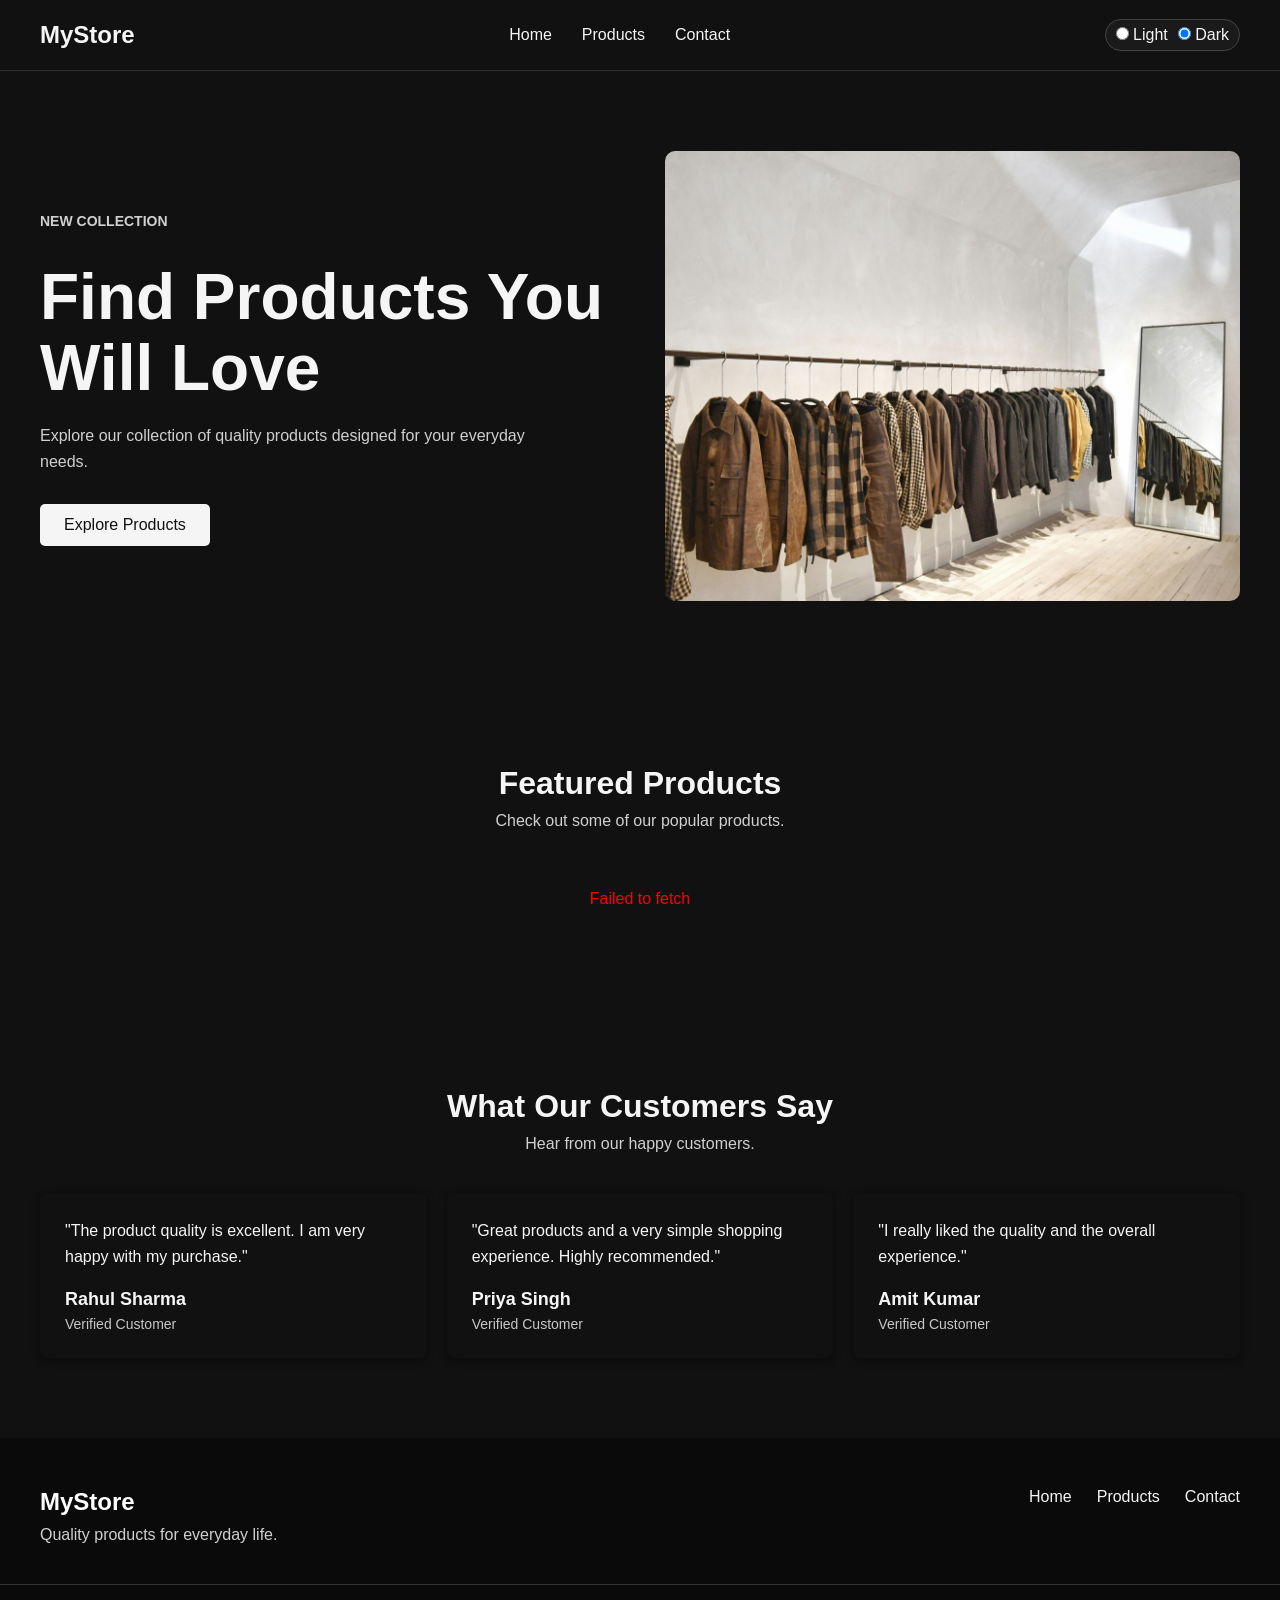
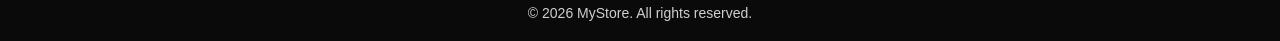
<file: index.html>
<!DOCTYPE html>
<html lang="en">

<head>

    <meta charset="UTF-8">

    <meta name="viewport" content="width=device-width, initial-scale=1.0">

    <meta name="description" content="Discover quality products at MyStore.">

    <title>MyStore | Home</title>


    <link rel="stylesheet" href="./styles/home.css">
    <link rel="stylesheet" href="./styles/common.css">



</head>


<body>


    <div id="navbar-container"></div>


    <main>

        <section class="hero">

            <div class="container hero-content">

                <div class="hero-text">

                    <p class="hero-label">
                        NEW COLLECTION
                    </p>

                    <h1>
                        Find Products
                        You Will Love
                    </h1>

                    <p>
                        Explore our collection of
                        quality products designed
                        for your everyday needs.
                    </p>

                    <a href="products.html" class="hero-button">
                        Explore Products
                    </a>

                </div>


                <div class="hero-image">

                    <img src="./assets/images/hero.jpg" alt="Featured products" loading="lazy">

                </div>

            </div>

        </section>



        <section class="showcase">

            <div class="container">

                <div class="section-heading">

                    <h2>
                        Featured Products
                    </h2>

                    <p>
                        Check out some of our
                        popular products.
                    </p>

                </div>




                <div id="featured-products" class="product-grid" aria-live="polite"></div>

                <div id="loading" class="loading" role="status" aria-live="polite">
                    Loading products...
                </div>


                <div id="error" class="error" role="alert"></div>




            </div>

        </section>




        <section class="testimonials">

            <div class="container">

                <div class="section-heading">

                    <h2>
                        What Our Customers Say
                    </h2>

                    <p>
                        Hear from our happy customers.
                    </p>

                </div>


                <div class="testimonial-grid">


                    <article class="testimonial-card">

                        <p class="testimonial-text">
                            "The product quality is
                            excellent. I am very happy
                            with my purchase."
                        </p>

                        <h3>
                            Rahul Sharma
                        </h3>

                        <span>
                            Verified Customer
                        </span>

                    </article>


                    <article class="testimonial-card">

                        <p class="testimonial-text">
                            "Great products and a very
                            simple shopping experience.
                            Highly recommended."
                        </p>

                        <h3>
                            Priya Singh
                        </h3>

                        <span>
                            Verified Customer
                        </span>

                    </article>


                    <article class="testimonial-card">

                        <p class="testimonial-text">
                            "I really liked the quality
                            and the overall experience."
                        </p>

                        <h3>
                            Amit Kumar
                        </h3>

                        <span>
                            Verified Customer
                        </span>

                    </article>


                </div>

            </div>

        </section>

    </main>



    <div id="footer-container"></div>



    <script type="module" src="./scripts/pages/home.js"></script>

</body>

</html>
</file>
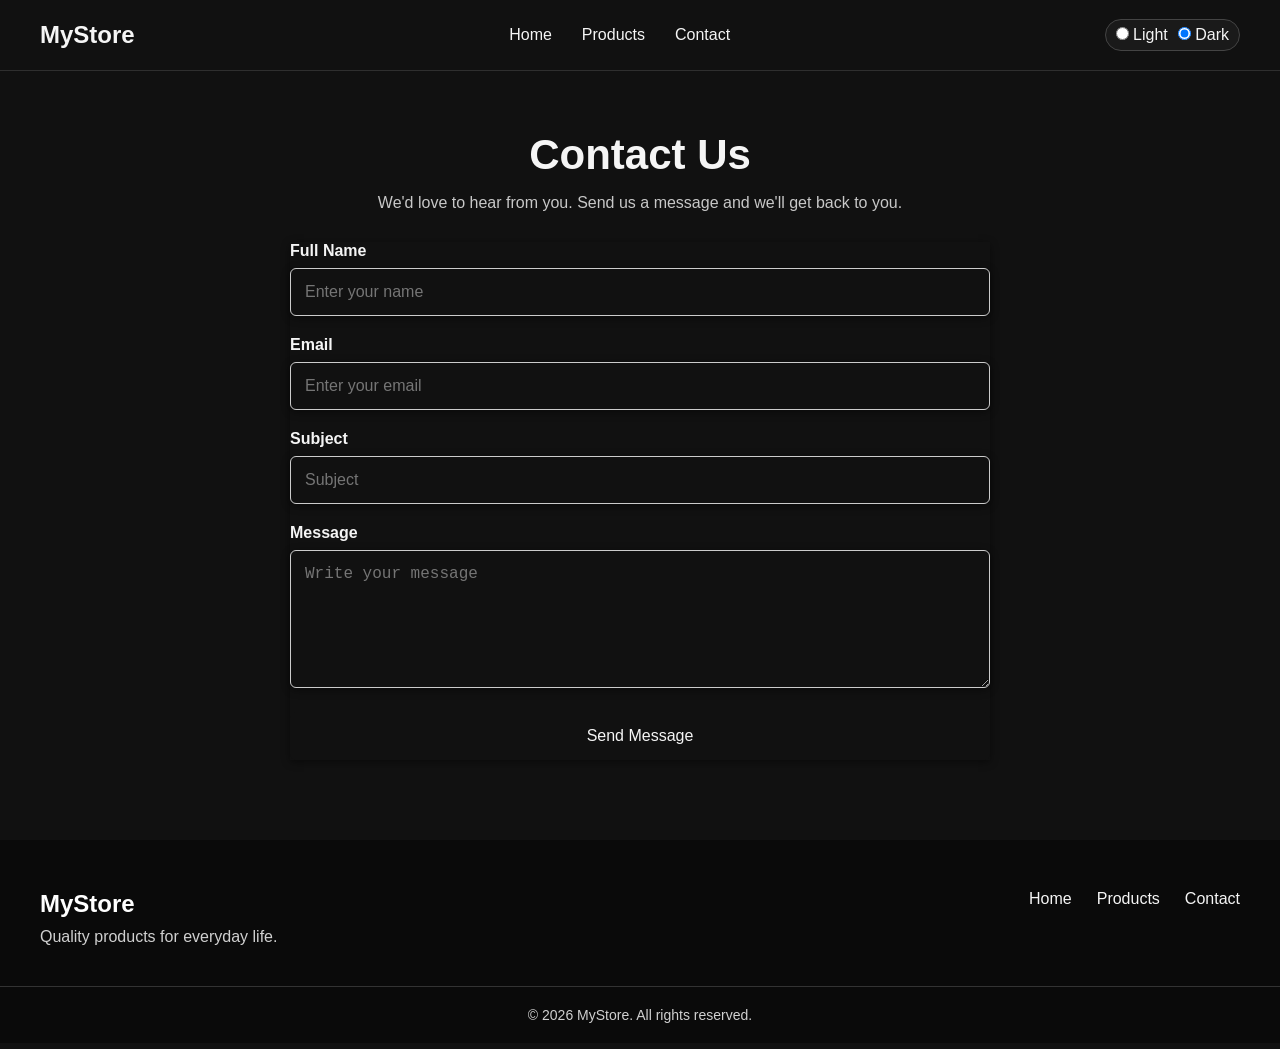
<file: htmlPages/contact.html>
<!DOCTYPE html>
<html lang="en">

<head>
    <meta charset="UTF-8">
    <meta
        name="viewport"
        content="width=device-width, initial-scale=1.0"
    >

    <title>Contact Us</title>

    <link rel="stylesheet" href="../styles/common.css">
    <link rel="stylesheet" href="../styles/contact.css">
</head>

<body>

    <div id="navbar-container"></div>

    <main class="container">

        <section class="contact-header">

            <h1>Contact Us</h1>

            <p>
                We'd love to hear from you.
                Send us a message and we'll get back to you.
            </p>

        </section>

        <section class="contact-section">

            <form id="contact-form">

                <div class="form-group">

                    <label for="name">
                        Full Name
                    </label>

                    <input
                        type="text"
                        id="name"
                        placeholder="Enter your name"
                    >

                    <small class="error" id="name-error"></small>

                </div>


                <div class="form-group">

                    <label for="email">
                        Email
                    </label>

                    <input
                        type="email"
                        id="email"
                        placeholder="Enter your email"
                    >

                    <small class="error" id="email-error"></small>

                </div>


                <div class="form-group">

                    <label for="subject">
                        Subject
                    </label>

                    <input
                        type="text"
                        id="subject"
                        placeholder="Subject"
                    >

                    <small class="error" id="subject-error"></small>

                </div>


                <div class="form-group">

                    <label for="message">
                        Message
                    </label>

                    <textarea
                        id="message"
                        rows="6"
                        placeholder="Write your message"
                    ></textarea>

                    <small class="error" id="message-error"></small>

                </div>


                <button type="submit">
                    Send Message
                </button>

            </form>

        </section>

    </main>

    <div id="footer-container"></div>

    <script
        type="module"
        src="../scripts/pages/contact.js"
    ></script>

</body>

</html>
</file>
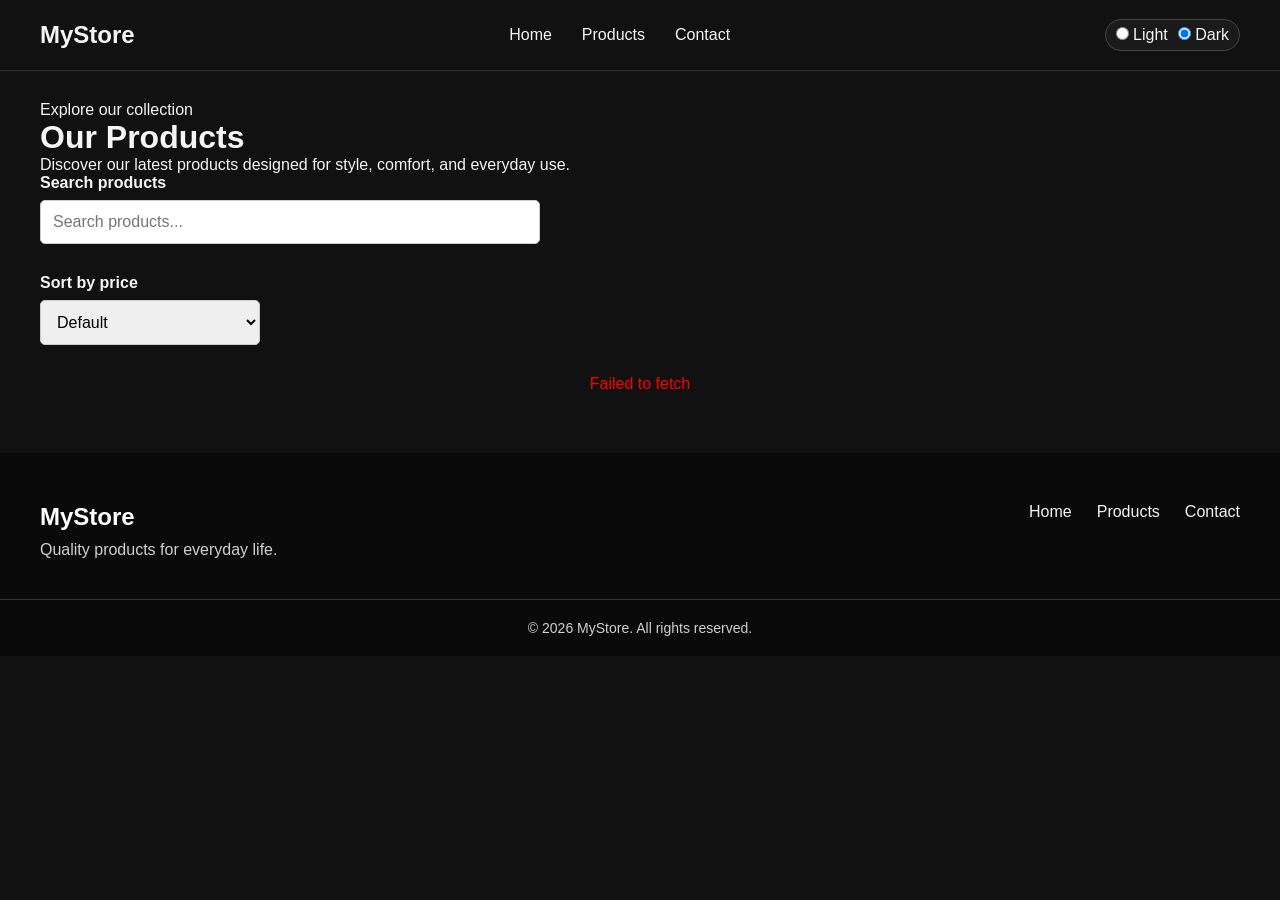
<file: htmlPages/products.html>
<!DOCTYPE html>
<html lang="en">

<head>
    <meta charset="UTF-8">
    <meta name="viewport" content="width=device-width, initial-scale=1.0">

    <title>Products</title>
    
    <link rel="stylesheet" href="../styles/common.css">
    <link rel="stylesheet" href="../styles/products.css">
</head>

<body>
    <div id="navbar-container"></div>
    <main class="container">

        <header class="products-header">

            <div class="products-heading">

                <p class="eyebrow">
                    Explore our collection
                </p>

                <h1>
                    Our Products
                </h1>

                <p class="products-subtitle">
                    Discover our latest products designed
                    for style, comfort, and everyday use.
                </p>

            </div>


            <div class="search-container">

                <label for="product-search">
                    Search products
                </label>

                <input type="search" id="product-search" placeholder="Search products..." autocomplete="off">

            </div>

            <div class="sort-container">

                <label for="sort-products">
                    Sort by price
                </label>

                <select id="sort-products">
                    <option value="default">Default</option>
                    <option value="low-high">Low to High</option>
                    <option value="high-low">High to Low</option>
                </select>

            </div>

        </header>


        <div id="loading" class="loading">
            Loading products...
        </div>


        <div id="error" class="error"></div>


        <section id="products-container" class="products-grid" aria-live="polite">
        </section>

    </main>

    <div id="footer-container"></div>

    <script type="module" src="../scripts/pages/products.js"></script>

</body>

</html>
</file>
<file: styles/home.css>
body.dark-theme .hero {
    background-color: #151515;
}

body.dark-theme .hero-label {
    color: #8dff8d;
}

body.dark-theme .hero-text h1,
body.dark-theme .section-heading h2,
body.dark-theme .product-title,
body.dark-theme .testimonial-card h3 {
    color: #f5f5f5;
}

body.dark-theme .hero-text p,
body.dark-theme .section-heading p,
body.dark-theme .product-description,
body.dark-theme .testimonial-text,
body.dark-theme .testimonial-card span {
    color: #d0d0d0;
}

body.dark-theme .hero-button {
    color: #111;
    background-color: #f5f5f5;
}

body.dark-theme .product-card,
body.dark-theme .testimonial-card {
    background-color: #1a1a1a;
    box-shadow: 0 2px 8px rgba(0, 0, 0, 0.45);
}

body.dark-theme .product-price {
    color: #8dff8d;
}

body.dark-theme .showcase,
body.dark-theme .testimonials {
    background-color: #111;
}

body.dark-theme .product-category {
    color: #b8b8b8;
}

.hero {
    background-color: #f5f5f5;
    padding: 80px 0;
}

.hero-content {
    display: grid;

    grid-template-columns:
        1fr 1fr;

    gap: 50px;

    align-items: center;
}

.hero-label {
    margin-bottom: 15px;

    color: green;

    font-weight: bold;

    font-size: 14px;
}

.hero-text h1 {
    max-width: 600px;

    margin-bottom: 20px;

    font-size:
        clamp(36px, 5vw, 64px);

    line-height: 1.1;

}

.hero-text p {
    max-width: 500px;

    margin-bottom: 30px;

    line-height: 1.6;

    color: #666;
}

.hero-button {
    display: inline-block;

    padding: 12px 24px;

    color: white;

    background-color: #111;

    border-radius: 5px;
}

.hero-image img {
    width: 100%;

    height: 450px;

    object-fit: cover;

    border-radius: 10px;
}



.showcase,
.testimonials {
    padding: 80px 0;
}

.section-heading {
    margin-bottom: 40px;

    text-align: center;
}

.section-heading h2 {
    margin-bottom: 10px;

    font-size: 32px;
}

.section-heading p {
    color: #666;
}




.product-grid {
    display: grid;

    grid-template-columns:
        repeat(auto-fit,
            minmax(250px, 1fr));

    gap: 20px;
}


.product-card {
    overflow: hidden;

    background-color: white;

    border-radius: 8px;

    box-shadow:
        0 2px 8px rgba(0, 0, 0, 0.1);
}

.product-card img {
    width: 100%;

    height: 250px;

    object-fit: cover;
}

.product-info {
    padding: 20px;
}

.product-title {
    margin-bottom: 10px;

    font-size: 18px;
}

.product-price {
    color: green;

    font-weight: bold;
}





/* Loading */
#loading {
    display: block;
    text-align: center;
    margin: 30px 0;
    font-size: 18px;
    color: #111;
    background: transparent;
}

/* Error */
#error {
    display: none;
    text-align: center;
    color: red;
    margin: 20px 0;
}

.testimonials {
    background-color: #f5f5f5;
}

.testimonial-grid {
    display: grid;

    grid-template-columns: repeat(auto-fit, minmax(250px, 1fr));

    gap: 20px;
}

.testimonial-card {
    padding: 25px;

    background-color: white;

    border-radius: 8px;

    box-shadow: 0 2px 8px rgba(0, 0, 0, 0.08);
}

.testimonial-text {
    margin-bottom: 20px;

    line-height: 1.6;

    color: #555;
}

.testimonial-card h3 {
    margin-bottom: 5px;

    font-size: 18px;
}

.testimonial-card span {
    color: #777;

    font-size: 14px;
}



@media (max-width: 768px) {

    .hero {
        padding: 60px 0;
    }

    .hero-content {
        grid-template-columns: 1fr;

        text-align: center;
    }

    .hero-text {
        display: flex;

        flex-direction: column;

        align-items: center;
    }

    .hero-image img {
        height: 350px;
    }

    .showcase,
    .testimonials {
        padding: 60px 0;
    }

}


@media (max-width: 500px) {

    .hero {
        padding: 50px 0;
    }

    .hero-image img {
        height: 250px;
    }

    .showcase,
    .testimonials {
        padding: 50px 0;
    }

    .section-heading h2 {
        font-size: 26px;
    }

}
</file>
<file: styles/common.css>
* {
    margin: 0;
    padding: 0;
    box-sizing: border-box;
}


body {
    font-family: Arial, sans-serif;
    background-color: #f8f8f8;
    color: #111;
    transition: background-color 0.25s ease, color 0.25s ease;
}

body.dark-theme {
    background-color: #111;
    color: #f5f5f5;
}

body.dark-theme .navbar {
    background-color: #111;
    border-bottom-color: #2f2f2f;
}

body.dark-theme .logo,
body.dark-theme .nav-links a,
body.dark-theme .footer-links a,
body.dark-theme .theme-option span {
    color: #f5f5f5;
}

body.dark-theme .theme-switcher {
    border-color: #444;
    background-color: #1a1a1a;
}

body.dark-theme .theme-option span {
    color: #f5f5f5;
}

body.dark-theme .product-card,
body.dark-theme .testimonial-card,
body.dark-theme .contact-card,
body.dark-theme .form-group input,
body.dark-theme .form-group textarea,
body.dark-theme .contact-section form,
body.dark-theme .error-page {
    background-color: #0000;
    color: #f5f5f5;
    box-shadow: 0 2px 8px rgba(0, 0, 0, 0.45);
}

body.dark-theme .hero,
body.dark-theme .showcase,
body.dark-theme .testimonials {
    background-color: #111;
}

body.dark-theme .product-title,
body.dark-theme .product-description,
body.dark-theme .product-category,
body.dark-theme .testimonial-text,
body.dark-theme .contact-header p,
body.dark-theme .form-group label,
body.dark-theme .error-page p,
body.dark-theme .error-page h2 {
    color: #f5f5f5;
}

body.dark-theme .product-category,
body.dark-theme .testimonial-card span,
body.dark-theme .contact-header p {
    color: #c8c8c8;
}

body.dark-theme .showcase-button a,
body.dark-theme .btn,
body.dark-theme .btn.secondary,
body.dark-theme .contact-section button {
    color: #f5f5f5;
    border-color: #f5f5f5;
}

body.dark-theme .footer {
    background-color: #0a0a0a;
}

body.dark-theme .footer-content p,
body.dark-theme .footer-bottom p {
    color: #d0d0d0;
}

a {
    text-decoration: none;
    color: inherit;
}


.container {
    width: min(1200px,
            calc(100% - 40px));

    margin: 0 auto;

}


.navbar {
    background-color: white;

    border-bottom:
        1px solid #eee;
}


.nav-content {
    min-height: 70px;

    display: flex;

    justify-content:
        space-between;

    align-items: center;
}


.logo {
    font-size: 24px;

    font-weight: bold;
}


.nav-links {
    display: flex;

    gap: 30px;
}

.theme-switcher {
    display: inline-flex;
    align-items: center;
    gap: 10px;
    padding: 6px 10px;
    border: 1px solid #ddd;
    border-radius: 999px;
    background-color: #fff;
}

.theme-option {
    display: inline-flex;
    align-items: center;
    gap: 6px;
    cursor: pointer;
    font-size: 14px;
}

.theme-option input {
    accent-color: green;
}

.product-description {
    display: -webkit-box;
    -webkit-line-clamp: 4;
    -webkit-box-orient: vertical;
    overflow: hidden;
    line-height: 1.5;
}

.nav-links a {
    transition: color 0.2s ease;
}


.nav-links a:hover {
    color: green;
}

.footer {
    padding-top: 50px;

    color: white;

    background-color: #111;
}


.footer-content {
    display: flex;

    justify-content:
        space-between;

    gap: 30px;

    padding-bottom: 40px;
}


.footer-content h2 {
    margin-bottom: 10px;
}


.footer-content p {
    color: #aaa;
}


.footer-links {
    display: flex;

    gap: 25px;
}


.footer-bottom {
    padding: 20px;

    text-align: center;

    border-top:
        1px solid #333;

    color: #aaa;

    font-size: 14px;
}



@media (max-width: 768px) {

    .footer-content {
        flex-direction: column;
    }

}


@media (max-width: 500px) {

    .container {
        width: calc(100% - 30px);
    }


    .nav-content {
        flex-direction: column;

        gap: 15px;

        padding: 15px 0;
    }


    .nav-links {
        gap: 15px;
    }


    .footer-links {
        flex-direction: column;

        gap: 10px;
    }

}
</file>
<file: styles/contact.css>
.contact-header {
    text-align: center;
    padding: 60px 0 30px;
}

.contact-header h1 {
    font-size: 42px;
    margin-bottom: 15px;
}

.contact-header p {
    color: #666;
}

.contact-section {
    max-width: 700px;
    margin: 0 auto 80px;
}
.contact-form{
    padding: 30px;
}

.form-group {
    margin-bottom: 20px;
}

.form-group label {
    display: block;
    margin-bottom: 8px;
    font-weight: 600;
}

.form-group input,
.form-group textarea {

    width: 100%;

    padding: 14px;

    border: 1px solid #ccc;

    border-radius: 6px;

    font-size: 16px;
}

.form-group textarea {
    resize: vertical;
}

button {

    width: 100%;

    padding: 15px;

    border: none;

    background: #111;

    color: white;

    border-radius: 6px;

    font-size: 16px;

    cursor: pointer;
}

button:hover {
    background: #333;
}

.error {

    color: red;

    font-size: 14px;

    display: block;

    margin-top: 5px;
}

.success {

    color: green;

    margin-top: 20px;

    text-align: center;
}

@media(max-width:768px){

    .contact-header h1{

        font-size:32px;

    }

}

@media(max-width:425px){

    .contact-header{

        padding:40px 0 20px;

    }

}
</file>
<file: styles/products.css>
* {
    margin: 0;
    padding: 0;
    box-sizing: border-box;
}

body {
    font-family: Arial, sans-serif;
    background-color: #f5f5f5;
    color: #333;
}

main.container {
    width: min(1200px, 100% - 40px);
    margin: 0 auto;
    padding: 30px 0 40px;
}

/* Page title */
.page-title {
    text-align: center;
    margin-bottom: 30px;
}

/* Search */
.search-container,
.sort-container {
    margin-bottom: 30px;
}

.search-container label,
.sort-container label {
    display: block;
    margin-bottom: 8px;
    font-weight: bold;
}

.search-container input,
.sort-container select {
    width: 100%;
    max-width: 500px;
    padding: 12px;
    border: 1px solid #ccc;
    border-radius: 5px;
    font-size: 16px;
}

.sort-container select {
    max-width: 220px;
}

/* Loading */
#loading {
    text-align: center;
    margin: 30px 0;
    font-size: 18px;
}

/* Error */
#error {
    display: none;
    text-align: center;
    color: red;
    margin: 20px 0;
}

/* Products */
#products-container {
    display: grid;
    grid-template-columns: repeat(auto-fit, minmax(250px, 1fr));

    gap: 20px;
}

/* Product card */
.product-card {
    background-color: white;
    border-radius: 8px;
    overflow: hidden;
    box-shadow: 0 2px 8px rgba(0, 0, 0, 0.1);
}

/* Product image */
.product-card img {
    width: 100%;
    height: 250px;
    object-fit: cover;
}

/* Product information */
.product-info {
    padding: 20px;
}

.product-title {
    font-size: 20px;
    margin-bottom: 10px;
}

.product-price {
    font-size: 18px;
    font-weight: bold;
    color: green;
    margin-bottom: 10px;
}

.product-category {
    color: #000;
    font-weight: 600;
    margin-bottom: 10px;
}

.product-description {
    line-height: 1.5;
    color: #555;
    font-weight: 500;
}


/* Small mobile screens */
@media (max-width: 500px) {

    main.container {
        width: calc(100% - 30px);
        padding: 20px 0;
    }

    .product-card img {
        height: 220px;
    }

    .product-info {
        padding: 15px;
    }

    .product-title {
        font-size: 18px;
    }
}
</file>
